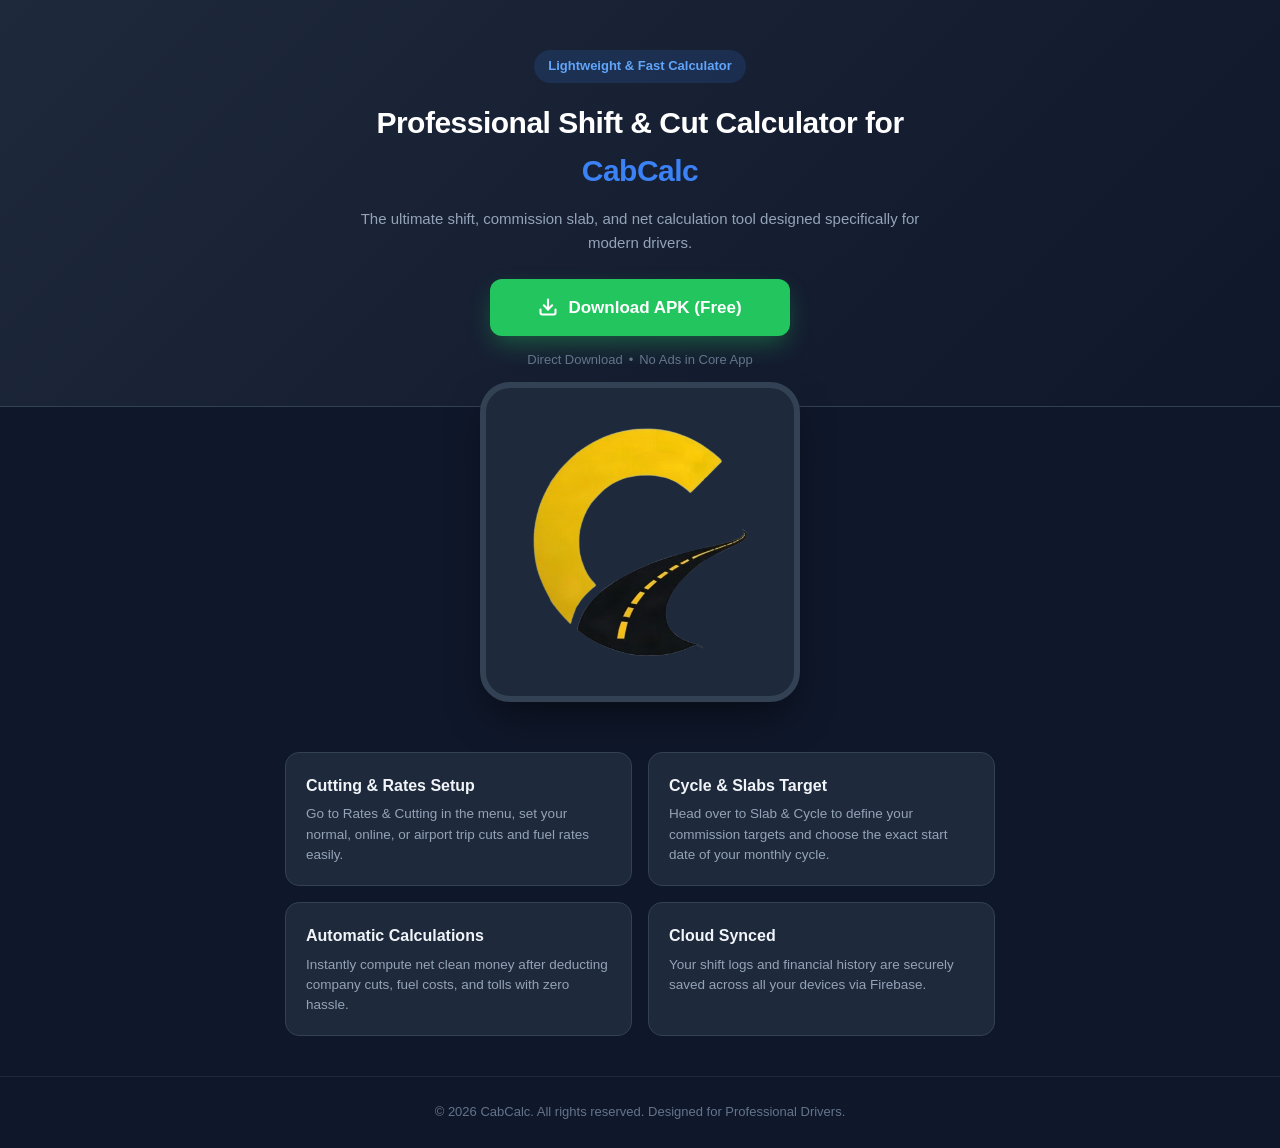
<file: index.html>
<!DOCTYPE html>
<html lang="en">
<head>
    <meta charset="UTF-8">
    <meta name="viewport" content="width=device-width, initial-scale=1.0">
    <title>CabCalc — Professional Shift & Cut Calculator for Drivers</title>
    <!-- یہ لائن مینیفیسٹ کو لنک کرنے کے لیے ضروری ہے -->
    <link rel="manifest" href="manifest.json" />
    <meta name="theme-color" content="#0f172a" />
    <link rel="icon" type="image/png" href="icon-512.png" />
    
    <style>
        * {
            margin: 0;
            padding: 0;
            box-sizing: border-box;
            font-family: -apple-system, BlinkMacSystemFont, "Segoe UI", Roboto, Helvetica, Arial, sans-serif;
        }
        body {
            background: #0f172a;
            color: #f8fafc;
            line-height: 1.6;
        }
        header {
            background: linear-gradient(135deg, #1e293b 0%, #0f172a 100%);
            padding: 50px 20px 35px;
            text-align: center;
            border-bottom: 1px solid #334155;
        }
        .hero-container {
            max-width: 600px;
            margin: 0 auto;
        }
        .logo-badge {
            display: inline-flex;
            align-items: center;
            background: rgba(59, 130, 246, 0.15);
            color: #60a5fa;
            padding: 6px 14px;
            border-radius: 20px;
            font-size: 13px;
            font-weight: 600;
            margin-bottom: 16px;
        }
        h1 {
            font-size: 30px;
            font-weight: 800;
            letter-spacing: -0.5px;
            margin-bottom: 12px;
            color: #ffffff;
        }
        h1 span {
            color: #3b82f6;
        }
        p.subtitle {
            color: #94a3b8;
            font-size: 15px;
            margin-bottom: 24px;
        }
        .download-btn {
            display: inline-flex;
            align-items: center;
            justify-content: center;
            gap: 10px;
            background: #22c55e;
            color: #ffffff;
            font-size: 17px;
            font-weight: 700;
            padding: 15px 32px;
            border-radius: 12px;
            text-decoration: none;
            box-shadow: 0 10px 25px -5px rgba(34, 197, 94, 0.4);
            transition: transform 0.2s, background 0.2s;
            width: 100%;
            max-width: 300px;
        }
        .download-btn:hover {
            background: #16a34a;
            transform: translateY(-2px);
        }
        .security-note {
            display: flex;
            align-items: center;
            justify-content: center;
            gap: 6px;
            margin-top: 14px;
            color: #64748b;
            font-size: 13px;
        }
        
        /* Mockup Section */
        .mockup-section {
            max-width: 360px;
            margin: -25px auto 30px;
            padding: 0 20px;
            text-align: center;
        }
        .phone-frame {
            background: #1e293b;
            border: 6px solid #334155;
            border-radius: 30px;
            overflow: hidden;
            box-shadow: 0 20px 40px -10px rgba(0, 0, 0, 0.5);
        }
        .phone-frame img {
            width: 100%;
            display: block;
            border-radius: 24px;
        }

        /* Features Grid */
        .features {
            max-width: 750px;
            margin: 0 auto;
            padding: 20px 20px 40px;
            display: grid;
            grid-template-columns: repeat(auto-fit, minmax(240px, 1fr));
            gap: 16px;
        }
        .feature-card {
            background: #1e293b;
            border: 1px solid #334155;
            padding: 20px;
            border-radius: 14px;
        }
        .feature-card h3 {
            font-size: 16px;
            margin-bottom: 6px;
            color: #f1f5f9;
            font-weight: 700;
        }
        .feature-card p {
            color: #94a3b8;
            font-size: 13.5px;
            line-height: 1.5;
        }

        footer {
            text-align: center;
            padding: 25px;
            color: #64748b;
            font-size: 13px;
            border-top: 1px solid #1e293b;
        }
    </style>
</head>
<body>

    <header>
        <div class="hero-container">
            <div class="logo-badge">Lightweight & Fast Calculator</div>
            <h1>Professional Shift & Cut Calculator for <span>CabCalc</span></h1>
            <p class="subtitle">The ultimate shift, commission slab, and net calculation tool designed specifically for modern drivers.</p>
            
            <a href="CabCalc.apk" class="download-btn">
                <svg width="20" height="20" viewBox="0 0 24 24" fill="none" stroke="currentColor" stroke-width="2.5" stroke-linecap="round" stroke-linejoin="round"><path d="M21 15v4a2 2 0 0 1-2 2H5a2 2 0 0 1-2-2v-4"></path><polyline points="7 10 12 15 17 10"></polyline><line x1="12" y1="15" x2="12" y2="3"></line></svg>
                Download APK (Free)
            </a>
            
            <div class="security-note">
                <span>Direct Download</span> • <span>No Ads in Core App</span>
            </div>
        </div>
    </header>

    <div class="mockup-section">
        <div class="phone-frame">
            <img src="icon-512.png" alt="CabCalc Dashboard Preview">
        </div>
    </div>

    <div class="features">
        <div class="feature-card">
            <h3>Cutting & Rates Setup</h3>
            <p>Go to Rates & Cutting in the menu, set your normal, online, or airport trip cuts and fuel rates easily.</p>
        </div>
        <div class="feature-card">
            <h3>Cycle & Slabs Target</h3>
            <p>Head over to Slab & Cycle to define your commission targets and choose the exact start date of your monthly cycle.</p>
        </div>
        <div class="feature-card">
            <h3>Automatic Calculations</h3>
            <p>Instantly compute net clean money after deducting company cuts, fuel costs, and tolls with zero hassle.</p>
        </div>
        <div class="feature-card">
            <h3>Cloud Synced</h3>
            <p>Your shift logs and financial history are securely saved across all your devices via Firebase.</p>
        </div>
    </div>

    <footer>
        <p>&copy; 2026 CabCalc. All rights reserved. Designed for Professional Drivers.</p>
    </footer>

</body>
</html>
</file>
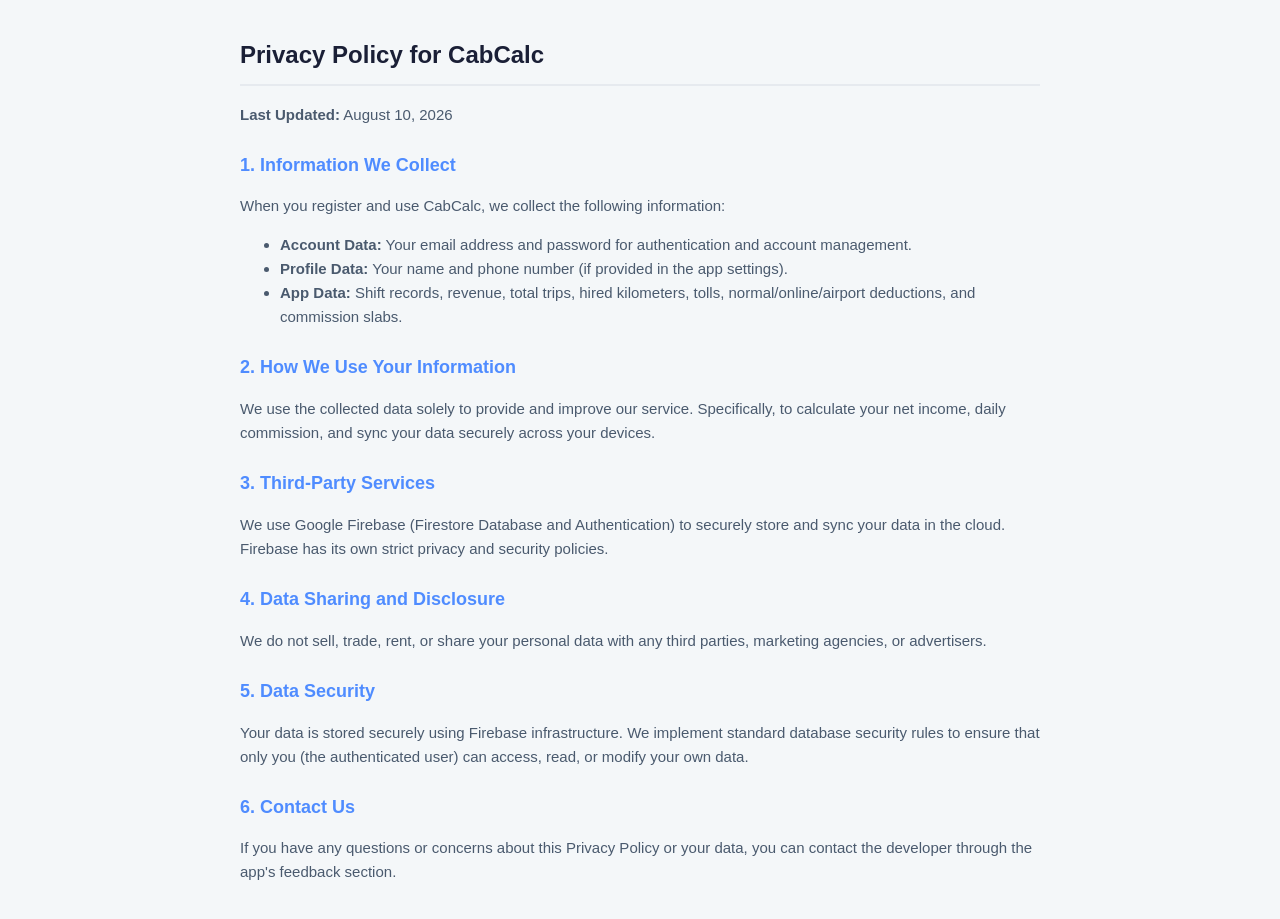
<file: privacy.html>
<!DOCTYPE html>
<html lang="en">
<head>
    <meta charset="UTF-8">
    <meta name="viewport" content="width=device-width, initial-scale=1.0">
    <title>Privacy Policy - CabCalc</title>
    <style>
        body { 
            font-family: -apple-system, BlinkMacSystemFont, "Segoe UI", Roboto, Arial, sans-serif; 
            line-height: 1.6; 
            padding: 20px 24px; 
            max-width: 800px; 
            margin: 0 auto; 
            color: #1a1f36; 
            background: #f4f7f9; 
        }
        h1 { font-size: 24px; border-bottom: 2px solid #e6eaef; padding-bottom: 10px; }
        h2 { font-size: 18px; margin-top: 24px; color: #4f8cff; }
        p, li { color: #4a5a6e; font-size: 15px; }
        ul { margin-top: 8px; }
    </style>
</head>
<body>
    <h1>Privacy Policy for CabCalc</h1>
    <p><strong>Last Updated:</strong> August 10, 2026</p>

    <h2>1. Information We Collect</h2>
    <p>When you register and use CabCalc, we collect the following information:</p>
    <ul>
        <li><strong>Account Data:</strong> Your email address and password for authentication and account management.</li>
        <li><strong>Profile Data:</strong> Your name and phone number (if provided in the app settings).</li>
        <li><strong>App Data:</strong> Shift records, revenue, total trips, hired kilometers, tolls, normal/online/airport deductions, and commission slabs.</li>
    </ul>

    <h2>2. How We Use Your Information</h2>
    <p>We use the collected data solely to provide and improve our service. Specifically, to calculate your net income, daily commission, and sync your data securely across your devices.</p>

    <h2>3. Third-Party Services</h2>
    <p>We use Google Firebase (Firestore Database and Authentication) to securely store and sync your data in the cloud. Firebase has its own strict privacy and security policies.</p>

    <h2>4. Data Sharing and Disclosure</h2>
    <p>We do not sell, trade, rent, or share your personal data with any third parties, marketing agencies, or advertisers.</p>

    <h2>5. Data Security</h2>
    <p>Your data is stored securely using Firebase infrastructure. We implement standard database security rules to ensure that only you (the authenticated user) can access, read, or modify your own data.</p>

    <h2>6. Contact Us</h2>
    <p>If you have any questions or concerns about this Privacy Policy or your data, you can contact the developer through the app's feedback section.</p>
</body>
</html>
</file>
